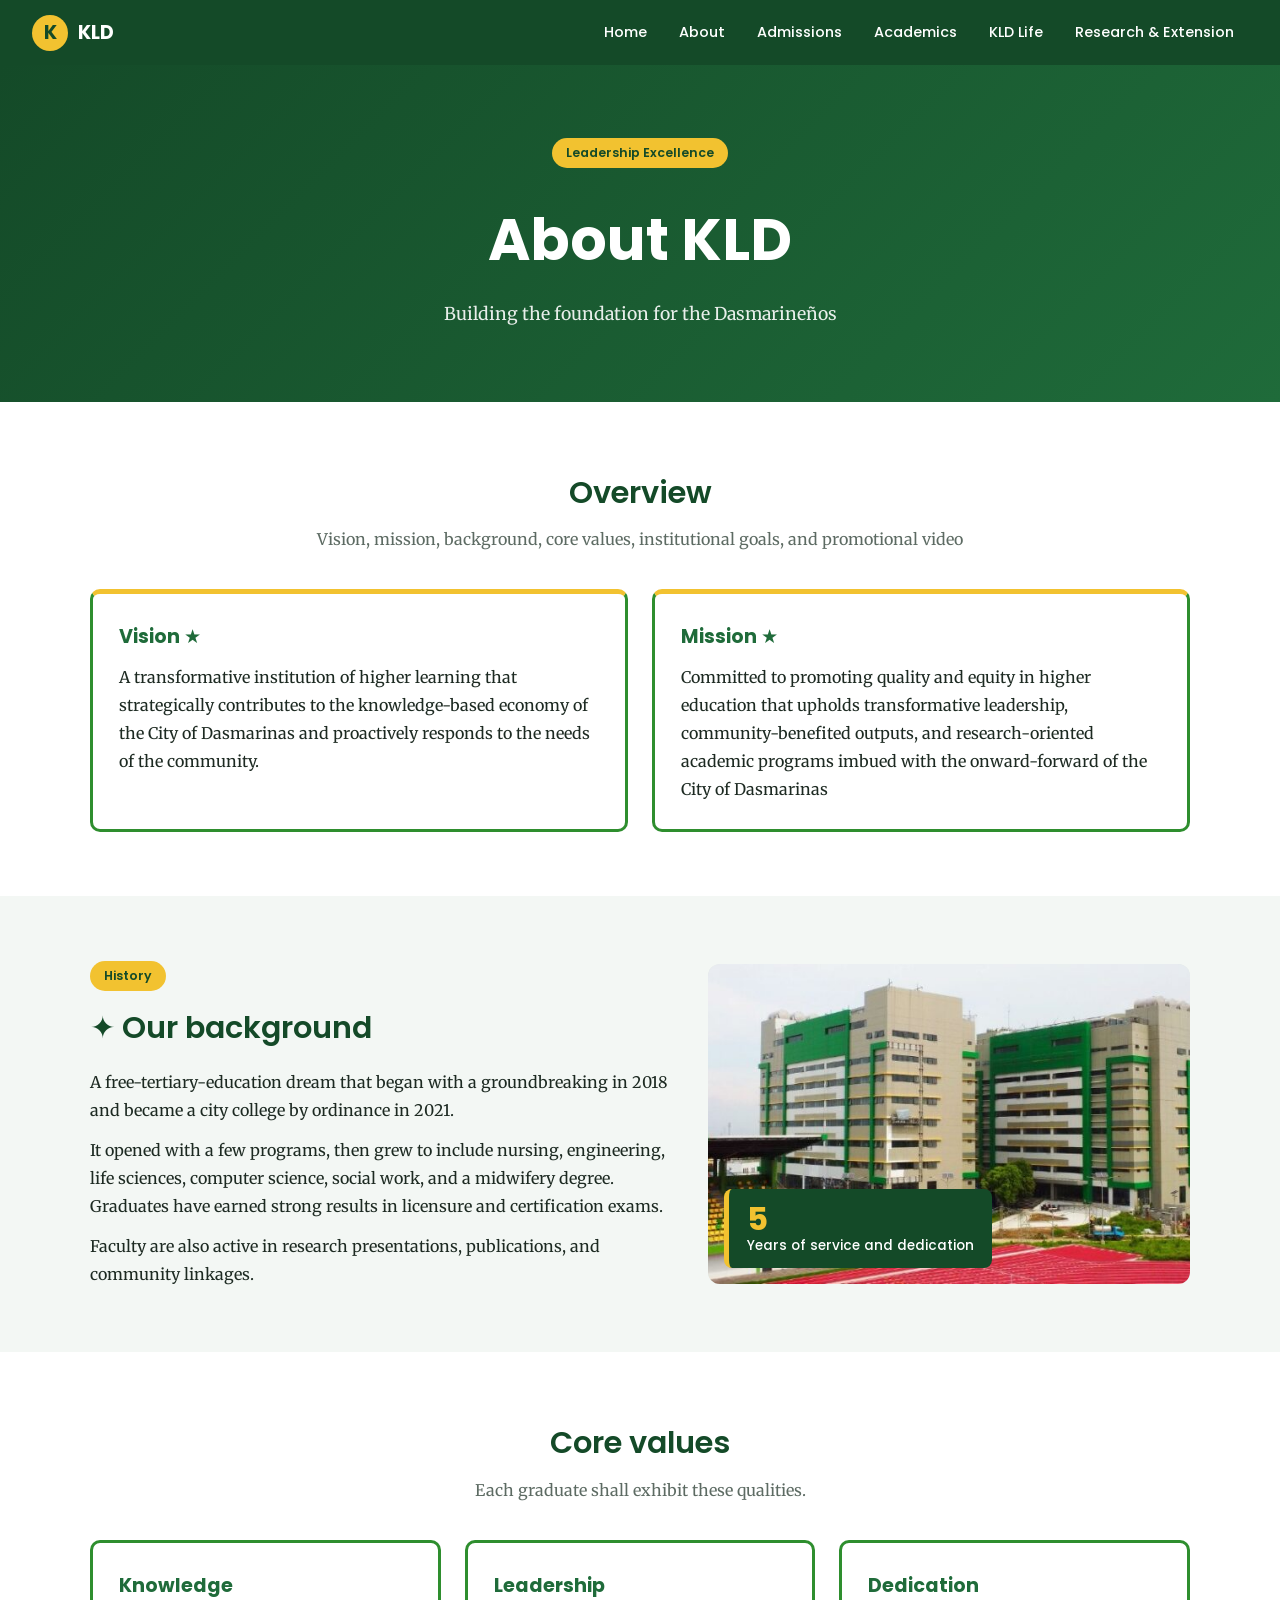
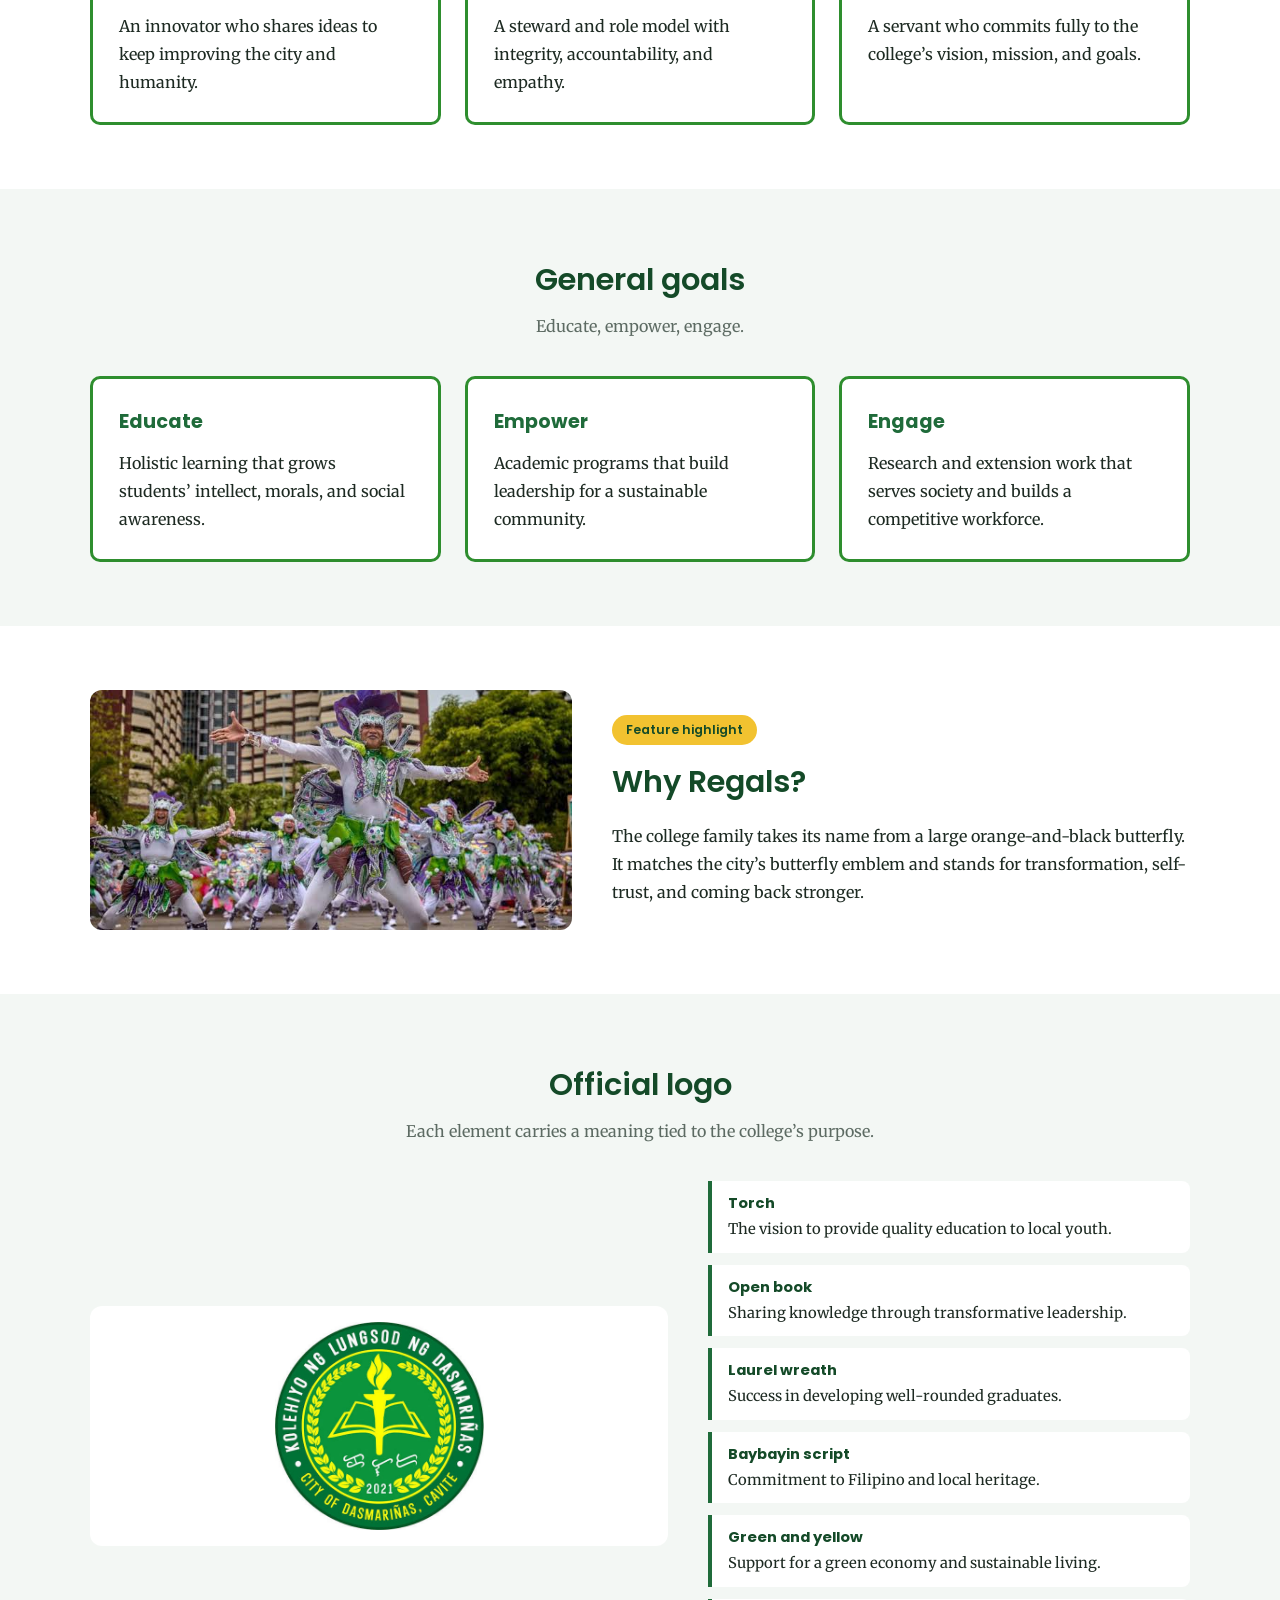
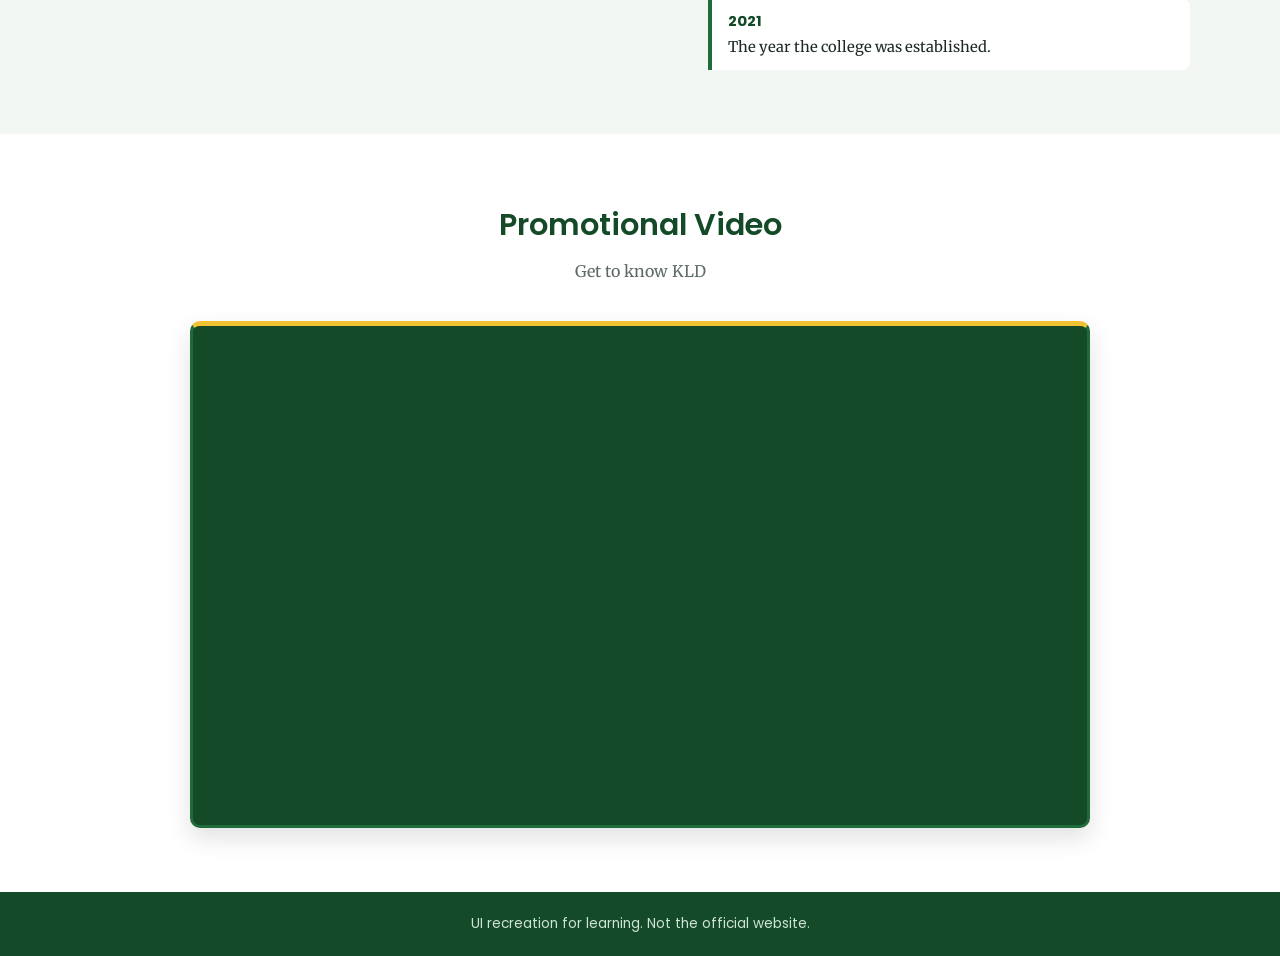
<file: index.html>
<!DOCTYPE html>
<html lang="en">
<head>
  <meta charset="UTF-8">
  <meta name="viewport" content="width=device-width, initial-scale=1">
  <title>About KLD – Profile (UI recreation)</title>
  <link rel="preconnect" href="https://fonts.googleapis.com">
  <link rel="preconnect" href="https://fonts.gstatic.com" crossorigin>
  <link href="https://fonts.googleapis.com/css2?family=Poppins:wght@400;500;600;700&family=Merriweather:wght@400;700&display=swap" rel="stylesheet">
  <link rel="stylesheet" href="index.css">
</head>
<body>
  <!-- Header and navigation -->
  <header class="topbar">
    <a class="logo" href="#"><span class="logo-mark" aria-hidden="true">K</span><span>KLD</span></a>
    <button class="menu-btn" type="button" aria-expanded="false" aria-controls="nav" onclick="const n=document.getElementById('nav');const o=n.classList.toggle('open');this.setAttribute('aria-expanded',o)">Menu</button>
    <nav id="nav" aria-label="Main">
      <ul>
        <li><a href="#">Home</a></li>
        <li class="has-sub"><a href="#">About</a>
          <ul class="sub">
            <li><a href="profile.html">KLD Profile</a></li>
            <li><a href="#">Organizational Structure</a></li>
            <li><a href="#">Administrators</a></li>
            <li><a href="#">Board of Trustees</a></li>
            <li><a href="#">Institutional Achievements</a></li>
            <li><a href="#">Reach Us</a></li>
          </ul>
        </li>
        <li class="has-sub"><a href="#">Admissions</a>
          <ul class="sub">
            <li><a href="#">Admission Policies</a></li>
            <li><a href="#">Admission Guide</a></li>
            <li><a href="#">Admission Portal</a></li>
          </ul>
        </li>
        <li class="has-sub"><a href="#">Academics</a>
          <ul class="sub">
            <li><a href="#">Degree Programs</a></li>
            <li><a href="#">Institutes</a></li>
          </ul>
        </li>
        <li class="has-sub"><a href="#">KLD Life</a>
          <ul class="sub">
            <li><a href="#">News &amp; Events</a></li>
            <li><a href="#">College Learning Commons</a></li>
            <li><a href="#">Alumni</a></li>
            <li><a href="#">Facilities</a></li>
          </ul>
        </li>
        <li class="has-sub"><a href="#">Research &amp; Extension</a>
          <ul class="sub">
            <li><a href="#">Research</a></li>
            <li><a href="#">Extension</a></li>
          </ul>
        </li>
      </ul>
    </nav>
  </header>

  <!-- Page Hero -->
  <section class="page-hero">
    <p class="badge">Leadership Excellence</p>
    <h1>About KLD</h1>
    <p class="lead">Building the foundation for the Dasmarineños</p>
  </section>

  <!-- Main content -->
  <main>
    <section class="section" aria-labelledby="overview">
      <div class="section-head">
        <h2 id="overview">Overview</h2>
        <p>Vision, mission, background, core values, institutional goals, and promotional video</p>
      </div>
      <div class="two-col">
        <article class="card accent">
          <h3>Vision ★</h3>
          <p>A transformative institution of higher learning that strategically contributes to the knowledge-based economy of the City of Dasmarinas and proactively responds to the needs of the community.</p>
        </article>
        <article class="card accent">
          <h3>Mission ★</h3>
          <p>Committed to promoting quality and equity in higher education that upholds transformative leadership, community-benefited outputs, and research-oriented academic programs imbued with the onward-forward of the City of Dasmarinas</p>
        </article>
      </div>
    </section>

    <section class="section alt" aria-labelledby="background">
      <div class="split">
        <div>
          <p class="badge">History</p>
          <h2 id="background">✦ Our background</h2>
          <p>A free-tertiary-education dream that began with a groundbreaking in 2018 and became a city college by ordinance in 2021.</p>
          <p>It opened with a few programs, then grew to include nursing, engineering, life sciences, computer science, social work, and a midwifery degree. Graduates have earned strong results in licensure and certification exams.</p>
          <p>Faculty are also active in research presentations, publications, and community linkages.</p>
        </div>
        <figure class="photo">
          <img src="images/campus.jpg" alt="KLD campus">
          <figcaption><strong class="count" data-to="5">5</strong><span>Years of service and dedication</span></figcaption>
        </figure>
      </div>
    </section>

    <section class="section" aria-labelledby="values">
      <div class="section-head">
        <h2 id="values">Core values</h2>
        <p>Each graduate shall exhibit these qualities.</p>
      </div>
      <div class="three-col">
        <article class="card"><h3>Knowledge</h3><p>An innovator who shares ideas to keep improving the city and humanity.</p></article>
        <article class="card"><h3>Leadership</h3><p>A steward and role model with integrity, accountability, and empathy.</p></article>
        <article class="card"><h3>Dedication</h3><p>A servant who commits fully to the college’s vision, mission, and goals.</p></article>
      </div>
    </section>

    <section class="section alt" aria-labelledby="goals">
      <div class="section-head">
        <h2 id="goals">General goals</h2>
        <p>Educate, empower, engage.</p>
      </div>
      <div class="three-col">
        <article class="card"><h3>Educate</h3><p>Holistic learning that grows students’ intellect, morals, and social awareness.</p></article>
        <article class="card"><h3>Empower</h3><p>Academic programs that build leadership for a sustainable community.</p></article>
        <article class="card"><h3>Engage</h3><p>Research and extension work that serves society and builds a competitive workforce.</p></article>
      </div>
    </section>

    <section class="section" aria-labelledby="regals">
      <div class="split reverse">
        <figure class="photo small">
          <img src="images/butterfly.jpg" alt="Orange and black butterfly, the Regals emblem">
        </figure>
        <div>
          <p class="badge">Feature highlight</p>
          <h2 id="regals">Why Regals?</h2>
          <p>The college family takes its name from a large orange-and-black butterfly. It matches the city’s butterfly emblem and stands for transformation, self-trust, and coming back stronger.</p>
        </div>
      </div>
    </section>

    <section class="section alt" aria-labelledby="logo">
      <div class="section-head">
        <h2 id="logo">Official logo</h2>
        <p>Each element carries a meaning tied to the college’s purpose.</p>
      </div>
      <div class="split">
        <figure class="photo small logo-fit">
          <img src="images/logo.jpg" alt="Official KLD logo">
        </figure>
        <ul class="symbols">
          <li><strong>Torch</strong> The vision to provide quality education to local youth.</li>
          <li><strong>Open book</strong> Sharing knowledge through transformative leadership.</li>
          <li><strong>Laurel wreath</strong> Success in developing well-rounded graduates.</li>
          <li><strong>Baybayin script</strong> Commitment to Filipino and local heritage.</li>
          <li><strong>Green and yellow</strong> Support for a green economy and sustainable living.</li>
          <li><strong>2021</strong> The year the college was established.</li>
        </ul>
      </div>
    </section>

    <section class="section" aria-labelledby="promo">
      <div class="section-head">
        <h2 id="promo">Promotional Video</h2>
        <p>Get to know KLD</p>
      </div>
      <div class="video">
        <iframe
          src="https://www.youtube.com/embed/8YWAPHLN2k4"
          title="KLD Promotional Video"
          loading="lazy"
          allow="accelerometer; autoplay; clipboard-write; encrypted-media; gyroscope; picture-in-picture; web-share"
          referrerpolicy="strict-origin-when-cross-origin"
          allowfullscreen></iframe>
      </div>
    </section>
  </main>

  <footer class="footer"><p>UI recreation for learning. Not the official website.</p></footer>

  <script>
    document.querySelectorAll('.count').forEach(function (el) {
      var to = +el.dataset.to, n = 0;
      if (matchMedia('(prefers-reduced-motion: reduce)').matches) { el.textContent = to; return; }
      var t = setInterval(function () { el.textContent = ++n; if (n >= to) clearInterval(t); }, 180);
    });
  </script>
</body>
</html>
</file>
<file: index.css>
:root {
  --green: #1f6b3a;
  --green-dark: #144a28;
  --yellow: #f2c230;
  --ink: #1d2a22;
  --muted: #5d6b63;
  --bg: #ffffff;
  --alt: #f3f7f4;
  --line: #dbe5de;
  --head: "Poppins", system-ui, sans-serif;
  --body: "Merriweather", Georgia, serif;
}

*,
*::before,
*::after {
  box-sizing: border-box;
}

body {
  margin: 0;
  color: var(--ink);
  background: var(--bg);
  font: 400 1rem/1.75 var(--body);
}

h1,
h2,
h3,
.badge,
nav,
.count {
  font-family: var(--head);
}

h1,
h2,
h3,
p {
  margin: 0;
}

p + p {
  margin-top: 12px;
}

a {
  color: inherit;
}

:focus-visible {
  outline: 3px solid var(--yellow);
  outline-offset: 2px;
}

/* Top bar */
.topbar {
  position: sticky;
  top: 0;
  z-index: 10;
  display: flex;
  align-items: center;
  justify-content: space-between;
  gap: 16px;
  padding: 0 32px;
  background: var(--green-dark);
  color: #fff;
}

.logo {
  display: flex;
  align-items: center;
  gap: 10px;
  font: 700 1.2rem var(--head);
  text-decoration: none;
  padding: 12px 0;
}

.logo-mark {
  display: grid;
  place-items: center;
  width: 36px;
  height: 36px;
  border-radius: 50%;
  background: var(--yellow);
  color: var(--green-dark);
}

nav ul {
  list-style: none;
  margin: 0;
  padding: 0;
}

nav > ul {
  display: flex;
  gap: 4px;
}

nav a {
  display: block;
  padding: 20px 14px;
  text-decoration: none;
  font-size: 0.9rem;
  font-weight: 500;
}

nav > ul > li > a:hover,
nav li:focus-within > a {
  background: var(--green);
}

.has-sub {
  position: relative;
}

.sub {
  display: none;
  position: absolute;
  left: 0;
  top: 100%;
  min-width: 250px;
  background: #fff;
  color: var(--ink);
  border-top: 3px solid var(--yellow);
  box-shadow: 0 10px 24px rgba(0, 0, 0, 0.15);
}

.sub a {
  padding: 11px 16px;
  border-bottom: 1px solid var(--line);
}

.sub a:hover {
  background: var(--alt);
  color: var(--green);
}

.has-sub:hover .sub,
.has-sub:focus-within .sub {
  display: block;
}

.menu-btn {
  display: none;
  font: 600 0.9rem var(--head);
  background: var(--yellow);
  color: var(--green-dark);
  border: 0;
  border-radius: 6px;
  padding: 8px 14px;
  cursor: pointer;
}

/* Page hero */
.page-hero {
  background: linear-gradient(135deg, var(--green-dark), var(--green));
  color: #fff;
  text-align: center;
  padding: 72px 24px;
}

.page-hero h1 {
  font-size: clamp(2.2rem, 6vw, 3.6rem);
  font-weight: 700;
  margin: 12px 0 8px;
}

.lead {
  font-size: 1.1rem;
  opacity: 0.9;
}

.badge {
  display: inline-block;
  font-size: 0.78rem;
  font-weight: 600;
  background: var(--yellow);
  color: var(--green-dark);
  padding: 4px 14px;
  border-radius: 99px;
  margin-bottom: 10px;
}

/* Sections */
.section {
  padding: 64px max(24px, calc((100% - 1100px) / 2));
}

.section.alt {
  background: var(--alt);
}

.section-head {
  text-align: center;
  margin-bottom: 36px;
}

.section h2 {
  font-size: 1.9rem;
  font-weight: 600;
  color: var(--green-dark);
}

.section-head p {
  color: var(--muted);
  margin-top: 6px;
}

.two-col,
.three-col {
  display: grid;
  gap: 24px;
}

.two-col {
  grid-template-columns: repeat(2, 1fr);
}

.three-col {
  grid-template-columns: repeat(3, 1fr);
}

/* Cards */
.card {
  background: #ffffff;
  border: 3px solid var(--line);
  border-color: rgba(28, 132, 28, 0.918);
  border-radius: 10px;
  padding: 26px;
}

.card h3 {
  font-size: 1.2rem;
  color: var(--green);
  margin-bottom: 10px;
}

.card.accent {
  border-top: 5px solid var(--yellow);
}

/* Split layout */
.split {
  display: grid;
  grid-template-columns: 1.2fr 1fr;
  gap: 40px;
  align-items: center;
}

.split.reverse {
  grid-template-columns: 1fr 1.2fr;
}

.split h2 {
  margin-bottom: 14px;
}

/* Photos */
.photo {
  margin: 0;
  position: relative;
  min-height: 320px;
  border-radius: 12px;
  background: repeating-linear-gradient(
    45deg,
    #dfe9e2,
    #dfe9e2 12px,
    #e9f0eb 12px,
    #e9f0eb 24px
  );
  display: grid;
  place-items: center;
  color: var(--muted);
  font: 500 0.9rem var(--head);
  overflow: hidden;
}

.photo.small {
  min-height: 240px;
}

.photo img {
  position: absolute;
  inset: 0;
  width: 100%;
  height: 100%;
  object-fit: cover;
}

.photo.logo-fit {
  background: #ffffff;
}

.photo.logo-fit img {
  object-fit: contain;
  padding: 16px;
}

.photo figcaption {
  position: absolute;
  z-index: 1;
  left: 16px;
  bottom: 16px;
  background: var(--green-dark);
  color: #fff;
  padding: 12px 18px;
  border-radius: 8px;
  border-left: 5px solid var(--yellow);
  font: 500 0.85rem var(--head);
}

.count {
  display: block;
  font-size: 2rem;
  font-weight: 700;
  color: var(--yellow);
  line-height: 1.1;
}

/* Logo symbols list */
.symbols {
  list-style: none;
  margin: 0;
  padding: 0;
  display: grid;
  gap: 12px;
}

.symbols li {
  background: #fff;
  border-left: 4px solid var(--green);
  padding: 10px 16px;
  border-radius: 0 8px 8px 0;
  font-size: 0.92rem;
}

.symbols strong {
  display: block;
  font-family: var(--head);
  color: var(--green-dark);
}

/* Promotional video */
.video {
  max-width: 900px;
  margin: 0 auto;
  aspect-ratio: 16 / 9;
  background: var(--green-dark);
  border: 3px solid var(--green);
  border-top: 5px solid var(--yellow);
  border-radius: 10px;
  overflow: hidden;
  box-shadow: 0 10px 24px rgba(0, 0, 0, 0.12);
}

.video iframe {
  display: block;
  width: 100%;
  height: 100%;
  border: 0;
}

/* Footer */
.footer {
  background: var(--green-dark);
  color: #cfe3d6;
  text-align: center;
  padding: 22px;
  font: 400 0.85rem var(--head);
}

/* Responsive */
@media (max-width: 900px) {
  .topbar {
    flex-wrap: wrap;
    padding: 0 20px;
  }

  .menu-btn {
    display: block;
  }

  nav {
    display: none;
    width: 100%;
  }

  nav.open {
    display: block;
    padding-bottom: 12px;
  }

  nav > ul {
    flex-direction: column;
  }

  nav a {
    padding: 12px 8px;
  }

  .sub {
    display: block;
    position: static;
    box-shadow: none;
    background: transparent;
    color: #cfe3d6;
    border: 0;
    padding-left: 14px;
  }

  .sub a {
    border: 0;
    padding: 8px;
  }

  .sub a:hover {
    background: transparent;
    color: var(--yellow);
  }

  .two-col,
  .three-col,
  .split,
  .split.reverse {
    grid-template-columns: 1fr;
  }

  .section {
    padding-top: 48px;
    padding-bottom: 48px;
  }
}
</file>
